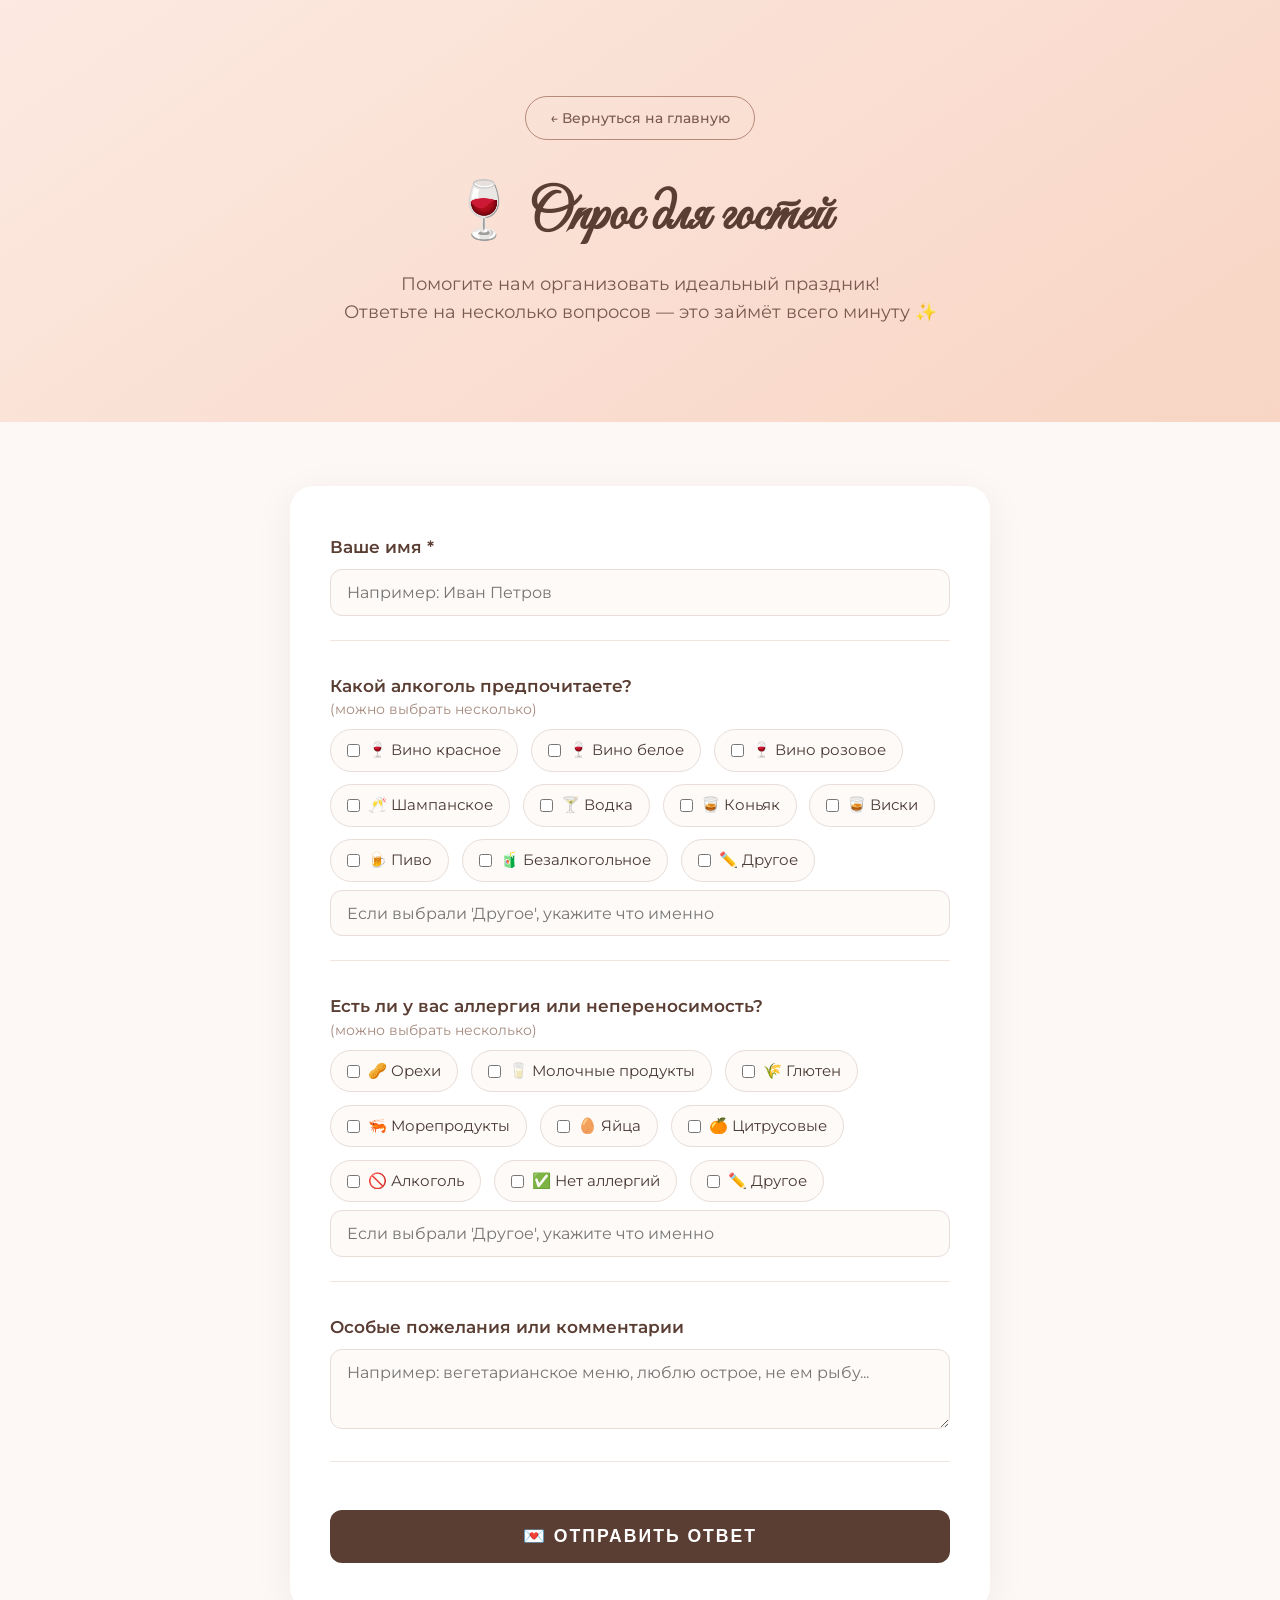
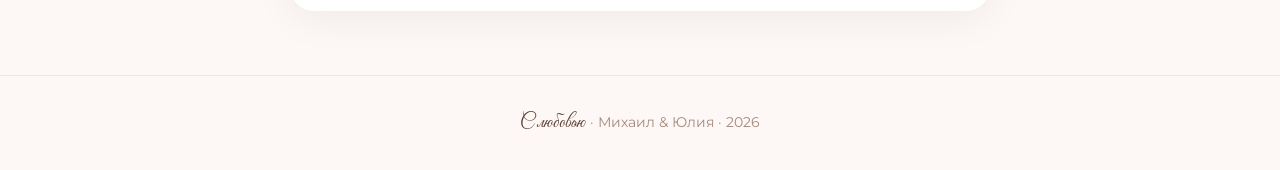
<file: poll.html>
<!DOCTYPE html>
<html lang="ru">
<head>
    <meta charset="UTF-8" />
    <meta name="viewport" content="width=device-width, initial-scale=1.0" />
    <title>Опрос для гостей | Свадьба Михаила и Юлии</title>
    
    <link href="https://fonts.googleapis.com/css2?family=Great+Vibes&family=Montserrat:wght@300;400;600&display=swap" rel="stylesheet" />
    <link rel="stylesheet" href="style.css" />
</head>
<body>

    <!-- ===== ГЛАВНЫЙ ЭКРАН ОПРОСА ===== -->
    <section class="poll-hero">
        <div class="poll-hero-content">
            <a href="index.html" class="btn-back">← Вернуться на главную</a>
            <h1 class="poll-hero-title">🍷 Опрос для гостей</h1>
            <p class="poll-hero-subtitle">
                Помогите нам организовать идеальный праздник!<br />
                Ответьте на несколько вопросов — это займёт всего минуту ✨
            </p>
        </div>
    </section>

    <!-- ===== ФОРМА ОПРОСА ===== -->
    <section class="poll-section">
        <div class="poll-container">
            <form id="pollForm">
                
                <!-- Вопрос 1: Имя -->
                <div class="poll-question">
                    <label for="pollName">Ваше имя *</label>
                    <input type="text" id="pollName" placeholder="Например: Иван Петров" required />
                </div>
                
                <!-- Вопрос 2: Предпочитаемый алкоголь -->
                <div class="poll-question">
                    <label>Какой алкоголь предпочитаете? <span class="hint">(можно выбрать несколько)</span></label>
                    <div class="checkbox-group" id="alcoholGroup">
                        <label><input type="checkbox" value="Вино красное" /> 🍷 Вино красное</label>
                        <label><input type="checkbox" value="Вино белое" /> 🍷 Вино белое</label>
                        <label><input type="checkbox" value="Вино розовое" /> 🍷 Вино розовое</label>
                        <label><input type="checkbox" value="Шампанское" /> 🥂 Шампанское</label>
                        <label><input type="checkbox" value="Водка" /> 🍸 Водка</label>
                        <label><input type="checkbox" value="Коньяк" /> 🥃 Коньяк</label>
                        <label><input type="checkbox" value="Виски" /> 🥃 Виски</label>
                        <label><input type="checkbox" value="Пиво" /> 🍺 Пиво</label>
                        <label><input type="checkbox" value="Безалкогольное" /> 🧃 Безалкогольное</label>
                        <label><input type="checkbox" value="Другое" /> ✏️ Другое</label>
                    </div>
                    <input type="text" id="alcoholOther" placeholder="Если выбрали 'Другое', укажите что именно" style="margin-top: 0.5rem;" />
                </div>
                
                <!-- Вопрос 3: Аллергии -->
                <div class="poll-question">
                    <label>Есть ли у вас аллергия или непереносимость? <span class="hint">(можно выбрать несколько)</span></label>
                    <div class="checkbox-group" id="allergyGroup">
                        <label><input type="checkbox" value="Орехи" /> 🥜 Орехи</label>
                        <label><input type="checkbox" value="Молочные продукты" /> 🥛 Молочные продукты</label>
                        <label><input type="checkbox" value="Глютен" /> 🌾 Глютен</label>
                        <label><input type="checkbox" value="Морепродукты" /> 🦐 Морепродукты</label>
                        <label><input type="checkbox" value="Яйца" /> 🥚 Яйца</label>
                        <label><input type="checkbox" value="Цитрусовые" /> 🍊 Цитрусовые</label>
                        <label><input type="checkbox" value="Алкоголь" /> 🚫 Алкоголь</label>
                        <label><input type="checkbox" value="Нет аллергий" /> ✅ Нет аллергий</label>
                        <label><input type="checkbox" value="Другое" /> ✏️ Другое</label>
                    </div>
                    <input type="text" id="allergyOther" placeholder="Если выбрали 'Другое', укажите что именно" style="margin-top: 0.5rem;" />
                </div>
                
                <!-- Вопрос 4: Особые пожелания -->
                <div class="poll-question">
                    <label for="pollWishes">Особые пожелания или комментарии</label>
                    <textarea id="pollWishes" placeholder="Например: вегетарианское меню, люблю острое, не ем рыбу..."></textarea>
                </div>
                
                <button type="submit" class="btn-submit-poll">💌 Отправить ответ</button>
            </form>
            
            <div id="pollSuccessMessage" class="success-message-poll">
                ✅ Спасибо! Ваш ответ получен. Мы учтём все пожелания! 🎉
            </div>
            
            <div id="pollLoadingMessage" style="display: none; text-align: center; margin-top: 1rem; color: #7a5a4f;">
                ⏳ Отправляем ваш ответ...
            </div>
        </div>
    </section>

    <!-- ===== ПОДВАЛ ===== -->
    <footer class="footer">
        <span>С любовью</span> · Михаил &amp; Юлия · 2026
    </footer>

    <!-- ===== СКРИПТ ===== -->
    <script>
        const BOT_TOKEN = '8577554424:AAHJSaH0nqFH8IPGKooqChZh_SHrGGAaWEg';
        
        const CHAT_IDS = [
            '402311694',
            '1072868851'
        ];

        const form = document.getElementById('pollForm');
        const successMsg = document.getElementById('pollSuccessMessage');
        const loadingMsg = document.getElementById('pollLoadingMessage');
        const submitBtn = form.querySelector('.btn-submit-poll');

        function getCheckedValues(groupId) {
            const checkboxes = document.querySelectorAll(`#${groupId} input[type="checkbox"]:checked`);
            const values = [];
            checkboxes.forEach(cb => {
                if (cb.value !== 'Другое') {
                    values.push(cb.value);
                }
            });
            return values;
        }

        async function sendPollToTelegram(name, alcohol, allergy, wishes) {
            let message = `📋 <b>НОВЫЙ ОТВЕТ НА ОПРОС!</b>\n\n`;
            message += `👤 <b>Имя:</b> ${name}\n\n`;
            
            message += `🍷 <b>Предпочитаемый алкоголь:</b>\n`;
            if (alcohol.length > 0) {
                message += alcohol.map(a => `   • ${a}`).join('\n');
            } else {
                message += '   • Не указано\n';
            }
            
            message += `\n⚠️ <b>Аллергии/непереносимость:</b>\n`;
            if (allergy.length > 0) {
                message += allergy.map(a => `   • ${a}`).join('\n');
            } else {
                message += '   • Не указано\n';
            }
            
            if (wishes && wishes.trim() !== '') {
                message += `\n📝 <b>Особые пожелания:</b>\n   ${wishes}`;
            }
            
            message += `\n\n🕐 ${new Date().toLocaleString('ru-RU')}`;

            const results = [];
            for (const chatId of CHAT_IDS) {
                try {
                    const response = await fetch(`https://api.telegram.org/bot${BOT_TOKEN}/sendMessage`, {
                        method: 'POST',
                        headers: { 'Content-Type': 'application/json' },
                        body: JSON.stringify({
                            chat_id: chatId,
                            text: message,
                            parse_mode: 'HTML'
                        })
                    });
                    results.push({ chatId, success: response.ok });
                } catch (error) {
                    results.push({ chatId, success: false, error: error.message });
                }
            }
            return results;
        }

        form.addEventListener('submit', async function(e) {
            e.preventDefault();
            
            const name = document.getElementById('pollName').value.trim();
            if (!name) {
                alert('Пожалуйста, напишите ваше имя :)');
                document.getElementById('pollName').focus();
                return;
            }
            
            let alcohol = getCheckedValues('alcoholGroup');
            const alcoholOther = document.getElementById('alcoholOther').value.trim();
            if (alcoholOther) {
                alcohol.push(`Другое: ${alcoholOther}`);
            }
            
            let allergy = getCheckedValues('allergyGroup');
            const allergyOther = document.getElementById('allergyOther').value.trim();
            if (allergyOther) {
                allergy.push(`Другое: ${allergyOther}`);
            }
            
            const wishes = document.getElementById('pollWishes').value.trim();
            
            submitBtn.disabled = true;
            submitBtn.classList.add('loading');
            submitBtn.textContent = '⏳ Отправка...';
            loadingMsg.style.display = 'block';
            successMsg.classList.remove('show');
            
            try {
                const results = await sendPollToTelegram(name, alcohol, allergy, wishes);
                const successCount = results.filter(r => r.success).length;
                const totalCount = results.length;
                
                successMsg.textContent = `✅ Спасибо, ${name}! Ответ отправлен (${successCount}/${totalCount} получателей). Мы учтём все пожелания! 🎉`;
                successMsg.classList.add('show');
                form.reset();
                
                setTimeout(() => {
                    loadingMsg.style.display = 'none';
                    submitBtn.disabled = false;
                    submitBtn.classList.remove('loading');
                    submitBtn.textContent = '💌 Отправить ответ';
                }, 2000);
                
                setTimeout(() => {
                    successMsg.classList.remove('show');
                }, 7000);
                
            } catch (error) {
                loadingMsg.style.display = 'none';
                submitBtn.disabled = false;
                submitBtn.classList.remove('loading');
                submitBtn.textContent = '💌 Отправить ответ';
                alert('❌ Ошибка отправки. Попробуйте ещё раз.');
            }
        });
    </script>
</body>
</html>
</file>
<file: style.css>
/* ========== БАЗОВЫЕ НАСТРОЙКИ ========== */
* {
    margin: 0;
    padding: 0;
    box-sizing: border-box;
}

body {
    font-family: 'Montserrat', sans-serif;
    background: #fdf8f5;
    color: #4a3a35;
    line-height: 1.6;
}

/* ========== ГЛАВНЫЙ ЭКРАН С ФОНОМ ========== */
.hero {
    min-height: 100vh;
    display: flex;
    flex-direction: column;
    justify-content: center;
    align-items: center;
    text-align: center;
    padding: 2rem 1rem;
    position: relative;
    overflow: hidden;
    
    background-image: url('img/hero-bg.jpg');
    background-size: cover;
    background-position: center;
    background-attachment: fixed;
}

.hero::before {
    content: '';
    position: absolute;
    top: 0;
    left: 0;
    width: 100%;
    height: 100%;
    background: rgba(0, 0, 0, 0.35);
    z-index: 0;
}

.hero::after {
    content: '';
    position: absolute;
    width: 600px;
    height: 600px;
    background: rgba(255, 255, 255, 0.06);
    border-radius: 50%;
    bottom: -200px;
    right: -200px;
    z-index: 0;
}

.hero-content {
    position: relative;
    z-index: 1;
    max-width: 800px;
    color: white;
    text-shadow: 0 2px 20px rgba(0, 0, 0, 0.5);
}

.hero-subtitle {
    font-size: 1.2rem;
    letter-spacing: 6px;
    text-transform: uppercase;
    font-weight: 300;
    margin-bottom: 0.5rem;
    color: rgba(255, 255, 255, 0.8);
}

.hero-title {
    font-family: 'Great Vibes', cursive;
    font-size: 4.5rem;
    color: white;
    margin-bottom: 0.5rem;
    text-shadow: 0 4px 30px rgba(0, 0, 0, 0.4);
}

.hero-names {
    font-size: 1.8rem;
    font-weight: 300;
    letter-spacing: 3px;
    color: rgba(255, 255, 255, 0.95);
    margin-bottom: 0.3rem;
}

.hero-date {
    font-size: 1.2rem;
    letter-spacing: 2px;
    color: white;
    background: rgba(255, 255, 255, 0.2);
    padding: 0.5rem 2rem;
    border-radius: 50px;
    display: inline-block;
    margin-top: 1rem;
    backdrop-filter: blur(10px);
    border: 1px solid rgba(255, 255, 255, 0.15);
}

.hero-divider {
    width: 80px;
    height: 2px;
    background: rgba(255, 255, 255, 0.6);
    margin: 1.2rem auto;
}

/* ========== ОБРАЩЕНИЕ МОЛОДОЖЁНОВ ========== */
.message-section {
    padding: 4rem 1.5rem;
    background: linear-gradient(135deg, #fdf8f5 0%, #fceee8 100%);
    position: relative;
    overflow: hidden;
}

.message-section::before {
    content: '♥';
    position: absolute;
    font-size: 10rem;
    color: rgba(181, 138, 122, 0.06);
    top: 50%;
    left: 50%;
    transform: translate(-50%, -50%);
    pointer-events: none;
}

/* Скрываем декоративное сердце на iOS */
@supports (-webkit-touch-callout: none) {
    .message-section::before {
        display: none;
    }
}

.message-container {
    max-width: 700px;
    margin: 0 auto;
    text-align: center;
    position: relative;
    z-index: 1;
}

.message-icon {
    font-size: 2.5rem;
    display: block;
    margin-bottom: 0.8rem;
}

.message-title {
    font-family: 'Great Vibes', cursive;
    font-size: 2.8rem;
    color: #5a3d33;
    margin-bottom: 0.5rem;
}

.message-divider {
    width: 60px;
    height: 2px;
    background: #b58a7a;
    margin: 0.8rem auto 1.8rem;
}

.message-text {
    font-size: 1.05rem;
    line-height: 1.9;
    color: #5a4a44;
    margin-bottom: 1.5rem;
    max-width: 600px;
    margin-left: auto;
    margin-right: auto;
}

.message-text:last-of-type {
    margin-bottom: 2rem;
}

.message-signature {
    font-size: 1.1rem;
    color: #7a5a4f;
    font-weight: 300;
}

.message-signature span {
    font-family: 'Great Vibes', cursive;
    font-size: 2.2rem;
    color: #5a3d33;
    display: inline-block;
    margin-top: 0.3rem;
}

/* ========== ТАЙМЕР ========== */
.timer-section {
    padding: 4rem 1rem;
    background: #fffaf7;
}

.timer-title {
    text-align: center;
    font-size: 2rem;
    font-family: 'Great Vibes', cursive;
    color: #5a3d33;
    margin-bottom: 2rem;
}

.timer {
    display: flex;
    justify-content: center;
    gap: 2rem;
    flex-wrap: wrap;
    max-width: 600px;
    margin: 0 auto;
}

.timer-item {
    text-align: center;
    background: white;
    padding: 1.2rem 1.8rem;
    border-radius: 16px;
    box-shadow: 0 8px 30px rgba(0,0,0,0.05);
    min-width: 90px;
}

.timer-number {
    font-size: 3rem;
    font-weight: 600;
    color: #5a3d33;
    display: block;
    line-height: 1;
}

.timer-label {
    font-size: 0.8rem;
    text-transform: uppercase;
    letter-spacing: 2px;
    color: #a58a7e;
    margin-top: 0.3rem;
}

/* ========== ИНФО БЛОК ========== */
.info-section {
    padding: 4rem 1rem;
    background: #fdf8f5;
}

.info-grid {
    display: grid;
    grid-template-columns: repeat(auto-fit, minmax(250px, 1fr));
    gap: 2rem;
    max-width: 900px;
    margin: 0 auto;
}

.info-card {
    background: white;
    padding: 2rem 1.5rem;
    border-radius: 20px;
    text-align: center;
    box-shadow: 0 4px 20px rgba(0,0,0,0.04);
    transition: transform 0.3s ease;
}

.info-card:hover {
    transform: translateY(-5px);
}

.info-icon {
    font-size: 2.5rem;
    margin-bottom: 0.5rem;
}

.info-card h3 {
    font-size: 1rem;
    text-transform: uppercase;
    letter-spacing: 2px;
    color: #7a5a4f;
    margin-bottom: 0.3rem;
}

.info-card p {
    color: #5a4a44;
    font-size: 0.95rem;
}

.info-badge {
    display: inline-block;
    margin-top: 0.8rem;
    padding: 0.4rem 1.2rem;
    background: #fceee8;
    border-radius: 50px;
    font-size: 0.8rem;
    color: #7a5a4f;
    font-weight: 500;
    letter-spacing: 0.5px;
}

/* ========== КАРТЫ ========== */
.map-section {
    padding: 4rem 1rem;
    background: #fdf8f5;
}

.map-container {
    max-width: 1100px;
    margin: 0 auto;
    padding: 0 15px;
}

.map-title {
    text-align: center;
    font-family: 'Great Vibes', cursive;
    font-size: 2.8rem;
    color: #5a3d33;
    margin-bottom: 0.5rem;
}

.maps-grid {
    display: grid;
    grid-template-columns: 1fr 1fr;
    gap: 2rem;
    margin-top: 1.5rem;
    max-width: 1100px;
    margin-left: auto;
    margin-right: auto;
}

.map-card {
    background: white;
    border-radius: 20px;
    padding: 1.5rem;
    box-shadow: 0 8px 30px rgba(0, 0, 0, 0.06);
    transition: transform 0.3s ease;
    display: flex;
    flex-direction: column;
    max-width: 100%;
}

.map-card:hover {
    transform: translateY(-5px);
}

.map-card-header {
    text-align: center;
    margin-bottom: 1rem;
}

.map-card-icon {
    font-size: 2rem;
    display: block;
    margin-bottom: 0.3rem;
}

.map-card-title {
    font-size: 1.2rem;
    font-weight: 600;
    color: #5a3d33;
    margin-bottom: 0.2rem;
}

.map-card-subtitle {
    font-size: 0.9rem;
    color: #7a5a4f;
    margin: 0;
}

.map-wrapper {
    border-radius: 12px;
    overflow: hidden;
    background: #f5f0ed;
    flex-shrink: 0;
    position: relative;
    width: 100%;
}

.map-wrapper iframe {
    display: block;
    width: 100%;
    height: 300px;
    border: none;
}

.map-card-footer {
    text-align: center;
    margin-top: 0.8rem;
    font-size: 0.85rem;
    color: #a58a7e;
}

/* ========== ВИДЕО ========== */
.video-section {
    padding: 4rem 1rem;
    background: #fdf8f5;
}

.video-container {
    max-width: 500px;
    margin: 0 auto;
    display: flex;
    flex-direction: column;
    align-items: center;
}

.video-title {
    text-align: center;
    font-family: 'Great Vibes', cursive;
    font-size: 2.8rem;
    color: #5a3d33;
    margin-bottom: 0.5rem;
}

.video-subtitle {
    text-align: center;
    color: #7a5a4f;
    margin-bottom: 2rem;
    font-size: 1rem;
}

.video-wrapper {
    position: relative;
    width: 100%;
    max-width: 400px;
    aspect-ratio: 9 / 16;
    overflow: hidden;
    border-radius: 20px;
    box-shadow: 0 8px 30px rgba(0, 0, 0, 0.1);
    background: #f5f0ed;
}

.video-wrapper video {
    position: absolute;
    top: 0;
    left: 0;
    width: 100%;
    height: 100%;
    display: block;
    border: none;
    outline: none;
    object-fit: cover;
}

/* ========== RSVP ФОРМА ========== */
.rsvp-section {
    padding: 4rem 1rem;
    background: #fceee8;
}

.rsvp-container {
    max-width: 600px;
    margin: 0 auto;
    background: white;
    padding: 3rem 2.5rem;
    border-radius: 24px;
    box-shadow: 0 8px 40px rgba(0,0,0,0.06);
}

.rsvp-title {
    font-family: 'Great Vibes', cursive;
    font-size: 2.8rem;
    text-align: center;
    color: #5a3d33;
}

.rsvp-subtitle {
    text-align: center;
    color: #7a5a4f;
    margin-bottom: 2rem;
    font-size: 0.95rem;
}

.form-group {
    margin-bottom: 1.5rem;
}

.form-group label {
    display: block;
    font-size: 0.85rem;
    font-weight: 600;
    text-transform: uppercase;
    letter-spacing: 1px;
    color: #7a5a4f;
    margin-bottom: 0.3rem;
}

.form-group input,
.form-group select {
    width: 100%;
    padding: 0.8rem 1rem;
    border: 1.5px solid #e8ddd8;
    border-radius: 12px;
    font-size: 1rem;
    font-family: 'Montserrat', sans-serif;
    transition: border-color 0.3s;
    background: #fdfaf8;
}

.form-group input:focus,
.form-group select:focus {
    outline: none;
    border-color: #b58a7a;
}

.btn {
    width: 100%;
    padding: 1rem;
    background: #5a3d33;
    color: white;
    border: none;
    border-radius: 12px;
    font-size: 1.1rem;
    font-weight: 600;
    letter-spacing: 2px;
    text-transform: uppercase;
    cursor: pointer;
    transition: background 0.3s, transform 0.2s;
}

.btn:hover {
    background: #4a2d23;
    transform: scale(1.01);
}

.btn:active {
    transform: scale(0.98);
}

.btn.loading {
    opacity: 0.7;
    cursor: not-allowed;
}

.success-message {
    display: none;
    text-align: center;
    padding: 1.5rem;
    background: #e8f5e9;
    border-radius: 12px;
    color: #2e7d32;
    font-weight: 500;
    margin-top: 1rem;
    animation: fadeInUp 0.5s ease;
}

.success-message.show {
    display: block;
}

.loading-message {
    color: #7a5a4f;
    font-weight: 500;
    padding: 0.8rem;
    background: #f5ede9;
    border-radius: 12px;
    margin-top: 1rem;
}

/* ========== ПОДВАЛ ========== */
.footer {
    text-align: center;
    padding: 2rem;
    font-size: 0.85rem;
    color: #a58a7e;
    background: #fdf8f5;
    border-top: 1px solid #f0e4de;
}

.footer span {
    font-family: 'Great Vibes', cursive;
    font-size: 1.2rem;
    color: #5a3d33;
}

/* ========== АНИМАЦИИ ========== */
.fade-in {
    opacity: 0;
    transform: translateY(30px);
    animation: fadeInUp 1s ease forwards;
}

.fade-in-d1 { animation-delay: 0.1s; }
.fade-in-d2 { animation-delay: 0.3s; }
.fade-in-d3 { animation-delay: 0.5s; }
.fade-in-d4 { animation-delay: 0.7s; }

@keyframes fadeInUp {
    to {
        opacity: 1;
        transform: translateY(0);
    }
}

/* ========== АДАПТИВНОСТЬ ========== */
@media (max-width: 768px) {
    .hero {
        background-attachment: scroll;
    }
    .maps-grid {
        grid-template-columns: 1fr;
        gap: 1.5rem;
        padding: 0 10px;
    }
    .map-wrapper iframe {
        height: 250px;
    }
    .map-title {
        font-size: 2.2rem;
    }
    .map-card {
        padding: 1rem;
        max-width: 100%;
    }
    .map-container {
        padding: 0 10px;
    }
}

@media (max-width: 600px) {
    .hero-title {
        font-size: 3rem;
    }
    .hero-names {
        font-size: 1.2rem;
    }
    .timer {
        gap: 0.8rem;
    }
    .timer-item {
        min-width: 70px;
        padding: 0.8rem 1rem;
    }
    .timer-number {
        font-size: 2.2rem;
    }
    .rsvp-container {
        padding: 2rem 1.2rem;
    }
    .info-grid {
        grid-template-columns: 1fr;
    }
    .map-wrapper iframe {
        height: 200px;
    }
    .map-title {
        font-size: 1.8rem;
    }
    .map-card-subtitle {
        font-size: 0.8rem;
    }
    .maps-grid {
        padding: 0 5px;
        gap: 1rem;
    }
    .map-container {
        padding: 0 5px;
    }
    .message-section {
        padding: 3rem 1.2rem;
    }
    .message-title {
        font-size: 2.2rem;
    }
    .message-text {
        font-size: 0.95rem;
        line-height: 1.7;
    }
    .message-signature span {
        font-size: 1.8rem;
    }
    .message-icon {
        font-size: 2rem;
    }
    .video-title {
        font-size: 2rem;
    }
    .video-wrapper {
        max-width: 320px;
        border-radius: 12px;
    }
}

@media (max-width: 400px) {
    .video-wrapper {
        max-width: 280px;
    }
}

/* ========== СТРАНИЦА ОПРОСА ========== */

/* Шапка страницы опроса */
.poll-hero {
    min-height: 40vh;
    display: flex;
    flex-direction: column;
    justify-content: center;
    align-items: center;
    text-align: center;
    padding: 4rem 1rem;
    background: linear-gradient(145deg, #fce9e1 0%, #f8d5c4 100%);
    position: relative;
}

.poll-hero-content {
    max-width: 800px;
    padding: 2rem;
}

.poll-hero-title {
    font-family: 'Great Vibes', cursive;
    font-size: 3.5rem;
    color: #5a3d33;
    margin-bottom: 0.5rem;
}

.poll-hero-subtitle {
    font-size: 1.1rem;
    color: #7a5a4f;
}

/* Кнопка "Назад" на странице опроса */
.btn-back {
    display: inline-block;
    padding: 0.6rem 1.5rem;
    background: transparent;
    color: #7a5a4f;
    border: 1.5px solid #b58a7a;
    border-radius: 50px;
    font-size: 0.9rem;
    font-weight: 500;
    text-decoration: none;
    transition: all 0.3s ease;
    margin-bottom: 2rem;
}

.btn-back:hover {
    background: #b58a7a;
    color: white;
}

/* Контейнер с формой опроса */
.poll-section {
    padding: 4rem 1rem;
    background: #fdf8f5;
}

.poll-container {
    max-width: 700px;
    margin: 0 auto;
    background: white;
    padding: 3rem 2.5rem;
    border-radius: 24px;
    box-shadow: 0 8px 40px rgba(0,0,0,0.06);
}

.poll-question {
    margin-bottom: 2rem;
    border-bottom: 1px solid #f0e4de;
    padding-bottom: 1.5rem;
}

.poll-question:last-child {
    border-bottom: none;
    margin-bottom: 0;
    padding-bottom: 0;
}

.poll-question label {
    display: block;
    font-weight: 600;
    color: #5a3d33;
    margin-bottom: 0.5rem;
    font-size: 1.05rem;
}

.poll-question .hint {
    font-size: 0.85rem;
    color: #a58a7e;
    font-weight: 400;
    display: block;
    margin-bottom: 0.5rem;
}

.poll-question input[type="text"],
.poll-question select {
    width: 100%;
    padding: 0.8rem 1rem;
    border: 1.5px solid #e8ddd8;
    border-radius: 12px;
    font-size: 1rem;
    font-family: 'Montserrat', sans-serif;
    transition: border-color 0.3s;
    background: #fdfaf8;
}

.poll-question input[type="text"]:focus,
.poll-question select:focus {
    outline: none;
    border-color: #b58a7a;
}

.poll-question .radio-group,
.poll-question .checkbox-group {
    display: flex;
    flex-wrap: wrap;
    gap: 0.8rem;
    margin-top: 0.5rem;
}

.poll-question .radio-group label,
.poll-question .checkbox-group label {
    display: flex;
    align-items: center;
    gap: 0.5rem;
    font-weight: 400;
    font-size: 0.95rem;
    color: #4a3a35;
    cursor: pointer;
    padding: 0.5rem 1rem;
    background: #fdfaf8;
    border-radius: 50px;
    border: 1.5px solid #e8ddd8;
    transition: all 0.3s ease;
    margin: 0;
}

.poll-question .radio-group label:hover,
.poll-question .checkbox-group label:hover {
    border-color: #b58a7a;
    background: #fceee8;
}

.poll-question .radio-group input[type="radio"],
.poll-question .checkbox-group input[type="checkbox"] {
    width: auto;
    margin: 0;
    accent-color: #5a3d33;
}

.poll-question textarea {
    width: 100%;
    padding: 0.8rem 1rem;
    border: 1.5px solid #e8ddd8;
    border-radius: 12px;
    font-size: 1rem;
    font-family: 'Montserrat', sans-serif;
    transition: border-color 0.3s;
    background: #fdfaf8;
    resize: vertical;
    min-height: 80px;
}

.poll-question textarea:focus {
    outline: none;
    border-color: #b58a7a;
}

/* Кнопка отправки опроса */
.btn-submit-poll {
    width: 100%;
    padding: 1rem;
    background: #5a3d33;
    color: white;
    border: none;
    border-radius: 12px;
    font-size: 1.1rem;
    font-weight: 600;
    letter-spacing: 2px;
    text-transform: uppercase;
    cursor: pointer;
    transition: background 0.3s, transform 0.2s;
    margin-top: 1rem;
}

.btn-submit-poll:hover {
    background: #4a2d23;
    transform: scale(1.01);
}

.btn-submit-poll:active {
    transform: scale(0.98);
}

.btn-submit-poll.loading {
    opacity: 0.7;
    cursor: not-allowed;
}

/* Сообщение об успехе для опроса */
.success-message-poll {
    display: none;
    text-align: center;
    padding: 1.5rem;
    background: #e8f5e9;
    border-radius: 12px;
    color: #2e7d32;
    font-weight: 500;
    margin-top: 1rem;
    animation: fadeInUp 0.5s ease;
}

.success-message-poll.show {
    display: block;
}

/* Кнопка на главной странице, ведущая на опрос */
.poll-button-section {
    padding: 3rem 1rem;
    background: #fdf8f5;
    text-align: center;
}

.poll-button-container {
    max-width: 600px;
    margin: 0 auto;
}

.poll-button-text {
    font-size: 1.1rem;
    color: #7a5a4f;
    margin-bottom: 1.2rem;
}

.btn-poll {
    display: inline-block;
    padding: 1rem 2.5rem;
    background: #5a3d33;
    color: white;
    border: none;
    border-radius: 50px;
    font-size: 1.1rem;
    font-weight: 600;
    letter-spacing: 1px;
    text-decoration: none;
    transition: all 0.3s ease;
    box-shadow: 0 4px 20px rgba(90, 61, 51, 0.25);
}

.btn-poll:hover {
    background: #4a2d23;
    transform: scale(1.03);
    box-shadow: 0 6px 30px rgba(90, 61, 51, 0.35);
}

.btn-poll:active {
    transform: scale(0.97);
}

/* Адаптивность для страницы опроса */
@media (max-width: 600px) {
    .poll-container {
        padding: 2rem 1.2rem;
    }
    .poll-hero-title {
        font-size: 2.5rem;
    }
    .poll-question .radio-group,
    .poll-question .checkbox-group {
        gap: 0.5rem;
    }
    .poll-question .radio-group label,
    .poll-question .checkbox-group label {
        padding: 0.4rem 0.8rem;
        font-size: 0.85rem;
    }
    .btn-poll {
        padding: 0.8rem 1.5rem;
        font-size: 0.95rem;
        width: 100%;
    }
    .poll-button-text {
        font-size: 1rem;
    }
    .btn-back {
        font-size: 0.8rem;
        padding: 0.4rem 1rem;
    }
}

/* ========== КНОПКА НА ОПРОС ========== */
.poll-button-section {
    padding: 3rem 1rem;
    background: #fdf8f5;
    text-align: center;
}

.poll-button-container {
    max-width: 600px;
    margin: 0 auto;
}

.poll-button-text {
    font-size: 1.1rem;
    color: #7a5a4f;
    margin-bottom: 1.2rem;
}

.btn-poll {
    display: inline-block;
    padding: 1rem 2.5rem;
    background: #5a3d33;
    color: white;
    border: none;
    border-radius: 50px;
    font-size: 1.1rem;
    font-weight: 600;
    letter-spacing: 1px;
    text-decoration: none;
    transition: all 0.3s ease;
    box-shadow: 0 4px 20px rgba(90, 61, 51, 0.25);
}

.btn-poll:hover {
    background: #4a2d23;
    transform: scale(1.03);
    box-shadow: 0 6px 30px rgba(90, 61, 51, 0.35);
}

.btn-poll:active {
    transform: scale(0.97);
}

@media (max-width: 600px) {
    .btn-poll {
        padding: 0.8rem 1.5rem;
        font-size: 0.95rem;
        width: 100%;
    }
    .poll-button-text {
        font-size: 1rem;
    }
}
</file>
